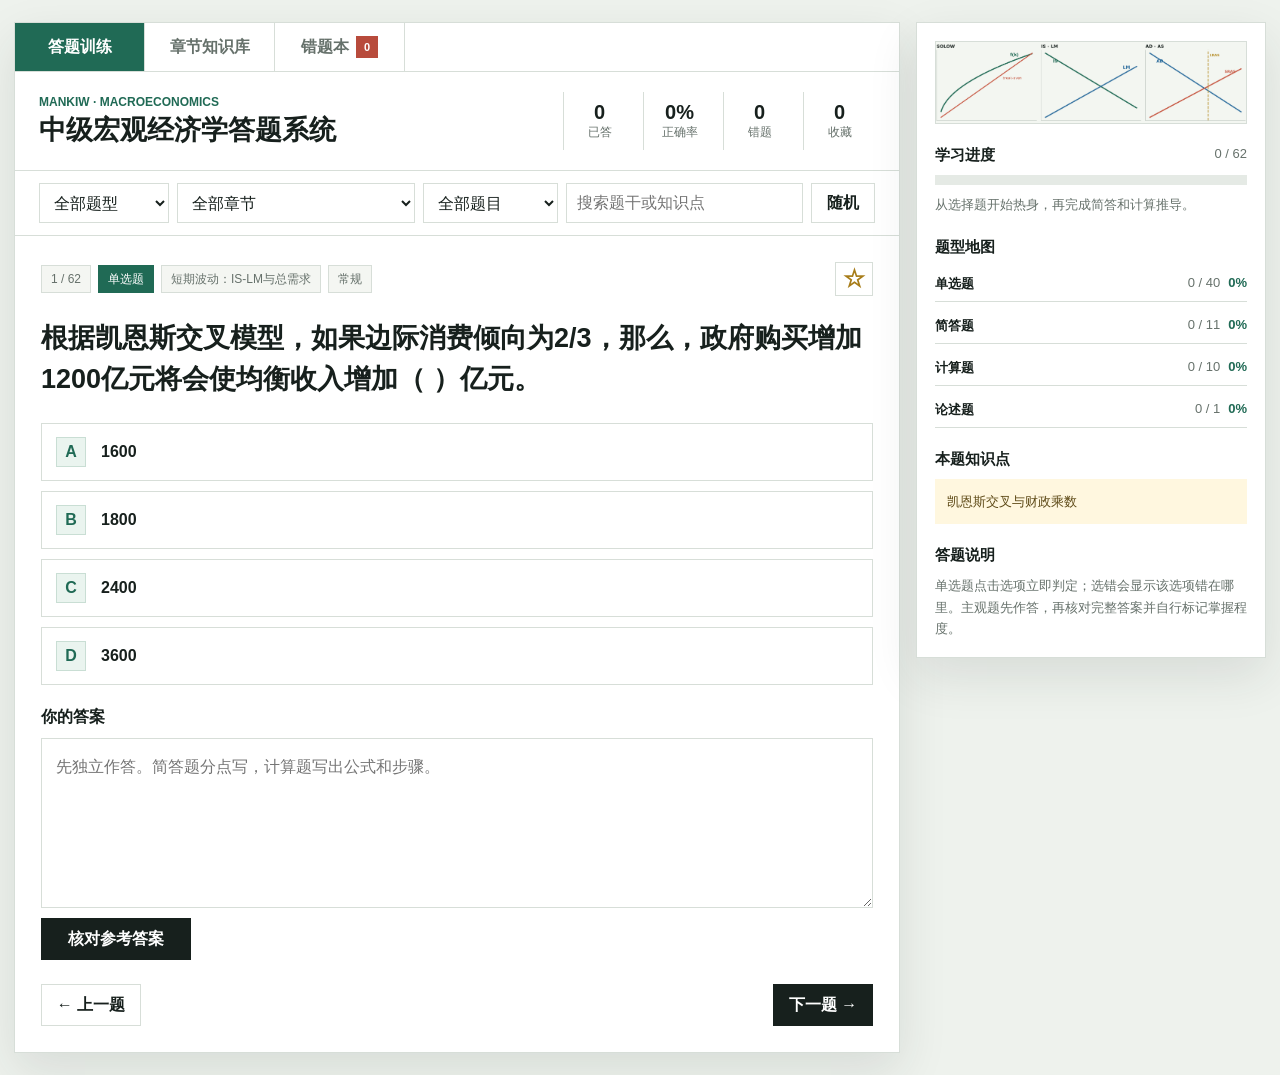
<file: index.html>
<!doctype html>
<html lang="zh-CN">
  <head>
    <meta charset="utf-8" />
    <meta name="viewport" content="width=device-width, initial-scale=1" />
    <title>曼昆中级宏观经济学答题系统</title>
    <link rel="stylesheet" href="./styles.css" />
  </head>
  <body>
    <main class="app-shell">
      <section class="workspace">
        <nav class="site-nav home-nav" aria-label="学习模块">
          <a class="active" href="./index.html">答题训练</a><a href="./knowledge.html">章节知识库</a><a href="./mistakes.html">错题本 <span id="navWrongCount">0</span></a>
        </nav>
        <header class="topbar">
          <div>
            <p class="eyebrow">MANKIW · MACROECONOMICS</p>
            <h1>中级宏观经济学答题系统</h1>
          </div>
          <div class="scoreboard" aria-label="学习统计">
            <div><strong id="answeredCount">0</strong><span>已答</span></div>
            <div><strong id="correctRate">0%</strong><span>正确率</span></div>
            <div><strong id="wrongCount">0</strong><span>错题</span></div>
            <div><strong id="starCount">0</strong><span>收藏</span></div>
          </div>
        </header>

        <nav class="toolbar" aria-label="题库筛选">
          <select id="typeFilter" aria-label="题型"></select>
          <select id="chapterFilter" aria-label="章节"></select>
          <select id="modeFilter" aria-label="练习模式">
            <option value="all">全部题目</option>
            <option value="unanswered">未答题</option>
            <option value="wrong">错题复盘</option>
            <option value="starred">收藏题</option>
            <option value="difficult">重点与困难</option>
          </select>
          <input id="searchInput" type="search" placeholder="搜索题干或知识点" aria-label="搜索" />
          <button id="randomBtn" type="button" title="随机抽题">随机</button>
        </nav>

        <article class="question-area">
          <div class="question-meta">
            <span id="positionChip"></span>
            <span id="typeChip"></span>
            <span id="chapterChip"></span>
            <span id="difficultyChip"></span>
            <button id="starBtn" class="star-button" type="button" title="收藏本题">☆</button>
          </div>

          <h2 id="questionText"></h2>
          <div id="options" class="options"></div>

          <section id="writtenArea" class="written-area" hidden>
            <label for="writtenAnswer">你的答案</label>
            <textarea id="writtenAnswer" placeholder="先独立作答。简答题分点写，计算题写出公式和步骤。"></textarea>
            <button id="checkWrittenBtn" class="primary" type="button">核对参考答案</button>
          </section>

          <section id="feedback" class="feedback" hidden></section>

          <div class="question-actions">
            <button id="prevBtn" type="button">← 上一题</button>
            <button id="retryBtn" type="button" hidden>标记再练</button>
            <button id="masterBtn" type="button" hidden>标记掌握</button>
            <button id="nextBtn" class="primary" type="button">下一题 →</button>
          </div>
        </article>
      </section>

      <aside class="sidebar">
        <img class="model-map" src="./assets/macro-map.png" alt="索洛、IS-LM与AD-AS模型曲线概览" />
        <section>
          <div class="section-heading"><h2>学习进度</h2><span id="progressLabel">0 / 62</span></div>
          <div class="progress"><span id="progressBar"></span></div>
          <p id="progressTip" class="muted"></p>
        </section>
        <section>
          <h2>题型地图</h2>
          <div id="typeSummary" class="summary-list"></div>
        </section>
        <section>
          <h2>本题知识点</h2>
          <p id="knowledgeText" class="knowledge-text"></p>
        </section>
        <section>
          <h2>答题说明</h2>
          <p class="muted">单选题点击选项立即判定；选错会显示该选项错在哪里。主观题先作答，再核对完整答案并自行标记掌握程度。</p>
        </section>
      </aside>
    </main>

    <script src="./data.js"></script>
    <script src="./app.js"></script>
  </body>
</html>
</file>
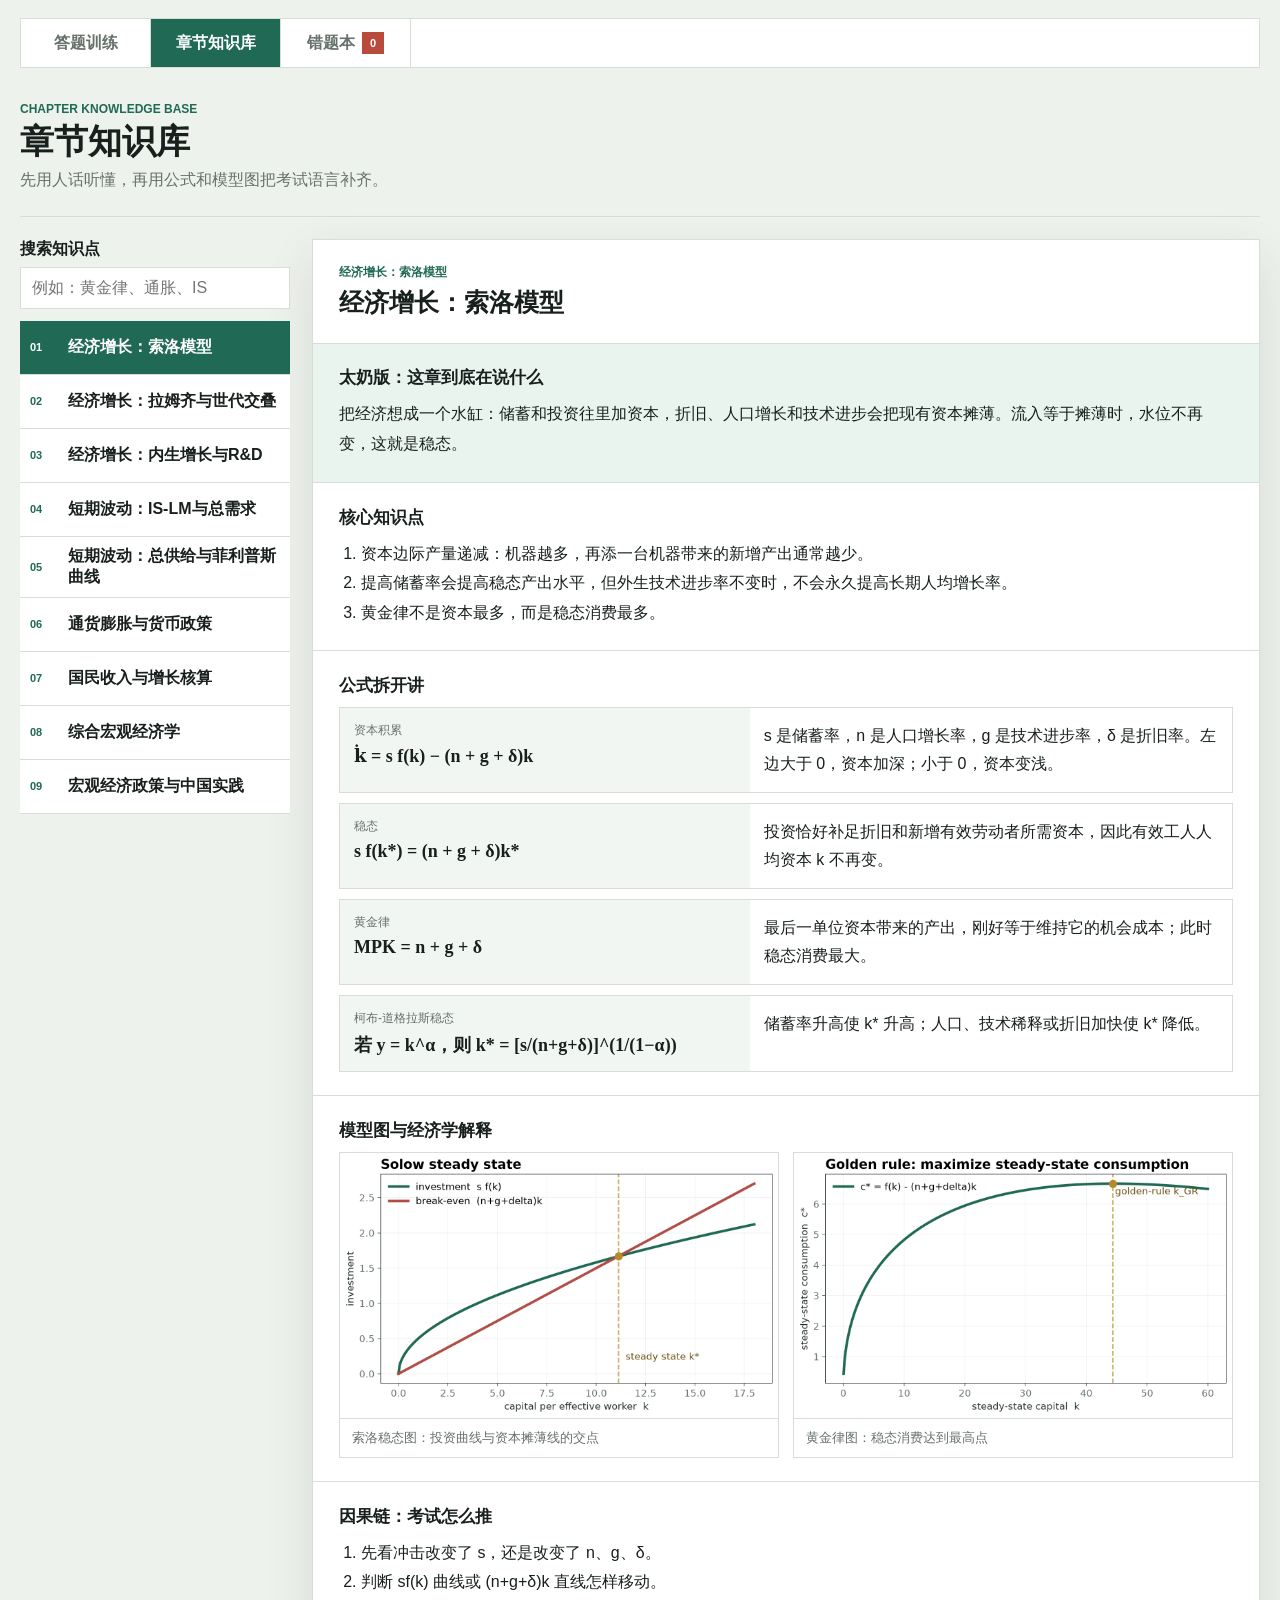
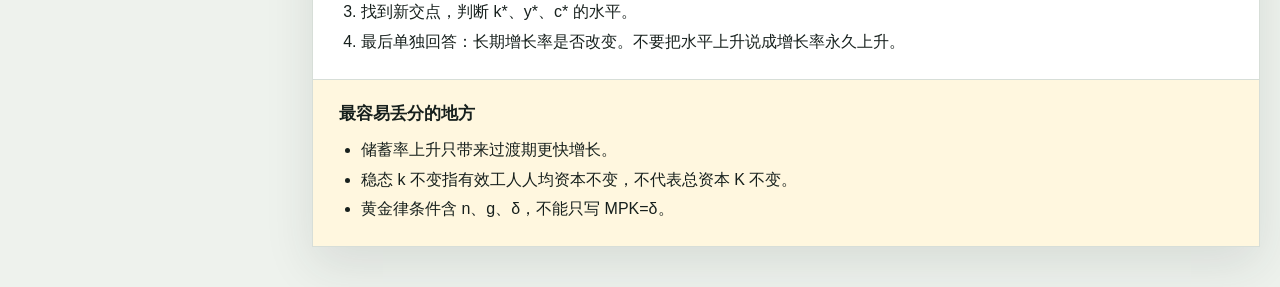
<file: knowledge.html>
<!doctype html>
<html lang="zh-CN">
<head>
  <meta charset="utf-8" />
  <meta name="viewport" content="width=device-width, initial-scale=1" />
  <title>章节知识库｜中级宏观经济学</title>
  <link rel="stylesheet" href="./styles.css" />
  <link rel="stylesheet" href="./modules.css" />
</head>
<body>
  <main class="study-shell">
    <nav class="site-nav" aria-label="学习模块">
      <a href="./index.html">答题训练</a><a class="active" href="./knowledge.html">章节知识库</a><a href="./mistakes.html">错题本 <span id="navWrongCount">0</span></a>
    </nav>
    <header class="module-header">
      <p class="eyebrow">CHAPTER KNOWLEDGE BASE</p>
      <h1>章节知识库</h1>
      <p>先用人话听懂，再用公式和模型图把考试语言补齐。</p>
    </header>
    <div class="knowledge-layout">
      <aside class="chapter-index">
        <label for="knowledgeSearch">搜索知识点</label>
        <input id="knowledgeSearch" type="search" placeholder="例如：黄金律、通胀、IS" />
        <div id="chapterList"></div>
      </aside>
      <article id="knowledgeDetail" class="knowledge-detail"></article>
    </div>
  </main>
  <script src="./knowledge-data.js"></script>
  <script src="./knowledge.js"></script>
</body>
</html>
</file>
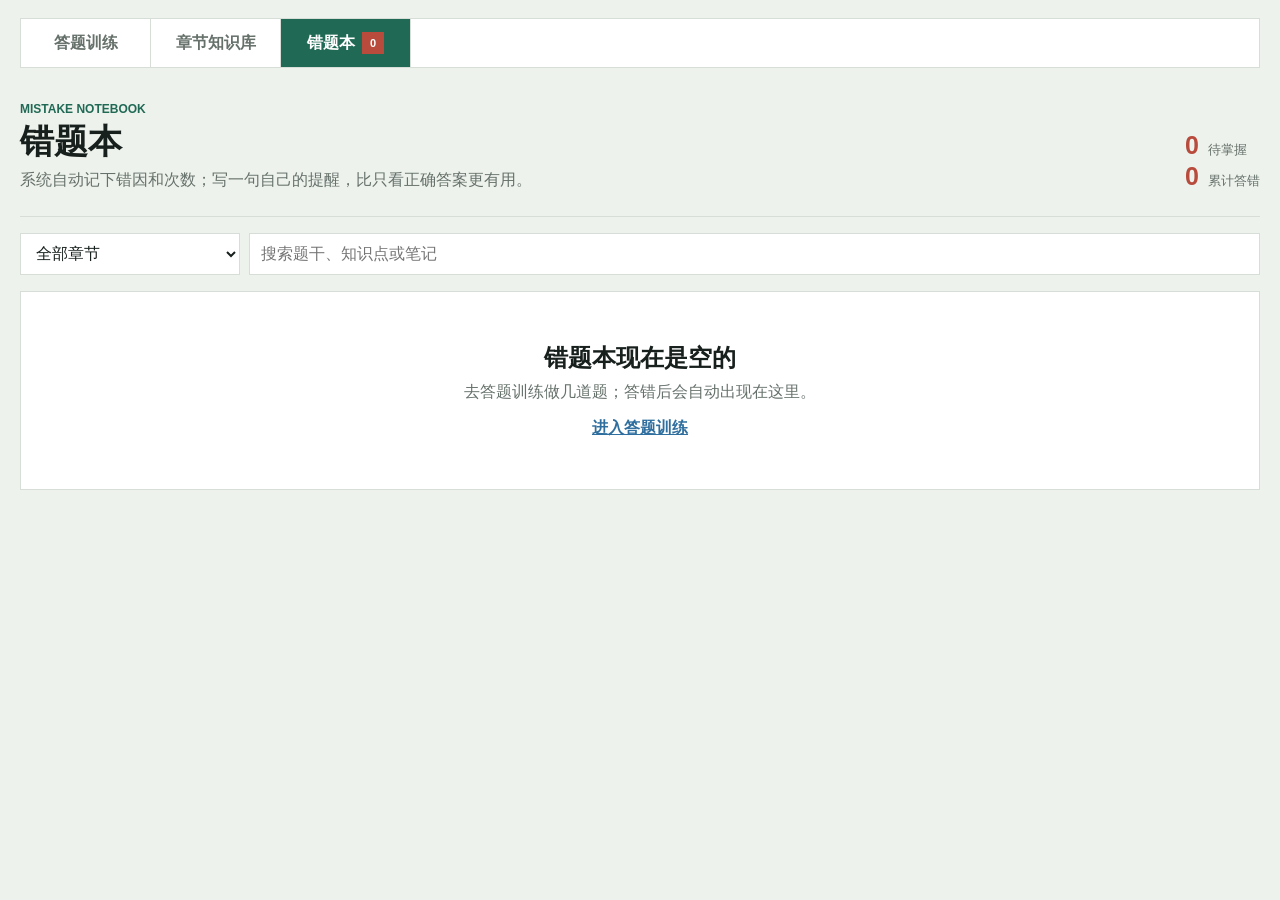
<file: mistakes.html>
<!doctype html>
<html lang="zh-CN">
<head>
  <meta charset="utf-8" />
  <meta name="viewport" content="width=device-width, initial-scale=1" />
  <title>错题本｜中级宏观经济学</title>
  <link rel="stylesheet" href="./styles.css" />
  <link rel="stylesheet" href="./modules.css" />
</head>
<body>
  <main class="study-shell">
    <nav class="site-nav" aria-label="学习模块">
      <a href="./index.html">答题训练</a><a href="./knowledge.html">章节知识库</a><a class="active" href="./mistakes.html">错题本 <span id="navWrongCount">0</span></a>
    </nav>
    <header class="module-header mistakes-header">
      <div><p class="eyebrow">MISTAKE NOTEBOOK</p><h1>错题本</h1><p>系统自动记下错因和次数；写一句自己的提醒，比只看正确答案更有用。</p></div>
      <div class="mistake-stats"><strong id="pendingCount">0</strong><span>待掌握</span><strong id="attemptCount">0</strong><span>累计答错</span></div>
    </header>
    <section class="mistake-tools">
      <select id="mistakeChapter" aria-label="按章节筛选"><option value="all">全部章节</option></select>
      <input id="mistakeSearch" type="search" placeholder="搜索题干、知识点或笔记" />
    </section>
    <section id="mistakeList" class="mistake-list"></section>
  </main>
  <script src="./data.js"></script>
  <script src="./mistakes.js"></script>
</body>
</html>
</file>
<file: styles.css>
:root {
  --bg: #eef2ed;
  --paper: #ffffff;
  --ink: #17201d;
  --muted: #66716b;
  --line: #d7ded8;
  --green: #206a55;
  --green-soft: #eaf4ef;
  --blue: #2f6f9f;
  --red: #b84b3c;
  --red-soft: #fff0ed;
  --gold: #a77c18;
  --gold-soft: #fff7df;
  --shadow: 0 18px 46px rgba(35, 48, 41, 0.11);
}

* { box-sizing: border-box; }

body {
  margin: 0;
  min-height: 100vh;
  color: var(--ink);
  background: var(--bg);
  font-family: "Microsoft YaHei", "PingFang SC", "Segoe UI", Arial, sans-serif;
}

button, select, input, textarea { font: inherit; }
button, select, input, textarea { border: 1px solid var(--line); color: var(--ink); background: var(--paper); }
button { cursor: pointer; font-weight: 700; }
button:hover { border-color: var(--green); }

.app-shell {
  width: min(1320px, calc(100vw - 28px));
  margin: 0 auto;
  padding: 22px 0;
  display: grid;
  grid-template-columns: minmax(0, 1fr) 350px;
  gap: 16px;
}

.workspace, .sidebar {
  min-width: 0;
  background: var(--paper);
  border: 1px solid var(--line);
  box-shadow: var(--shadow);
}

.workspace { min-height: calc(100vh - 44px); display: flex; flex-direction: column; }

.site-nav { min-height: 48px; display: flex; align-items: stretch; border-bottom: 1px solid var(--line); }
.site-nav a { min-width: 130px; padding: 13px 18px; display: flex; justify-content: center; align-items: center; gap: 7px; color: var(--muted); text-decoration: none; font-weight: 800; border-right: 1px solid var(--line); }
.site-nav a:hover, .site-nav a.active { color: #fff; background: var(--green); }
.site-nav span { min-width: 22px; height: 22px; display: inline-grid; place-items: center; background: var(--red); color: #fff; font-size: 11px; }

.topbar {
  padding: 20px 24px;
  display: flex;
  justify-content: space-between;
  align-items: center;
  gap: 20px;
  border-bottom: 1px solid var(--line);
}

.eyebrow { margin: 0 0 5px; color: var(--green); font-size: 12px; font-weight: 800; }
h1, h2, p { margin: 0; }
h1 { font-size: 27px; line-height: 1.2; letter-spacing: 0; }

.scoreboard { display: grid; grid-template-columns: repeat(4, 72px); gap: 8px; }
.scoreboard div { min-height: 58px; display: grid; place-items: center; align-content: center; border-left: 1px solid var(--line); }
.scoreboard strong { font-size: 20px; }
.scoreboard span { color: var(--muted); font-size: 12px; }

.toolbar {
  padding: 12px 24px;
  display: grid;
  grid-template-columns: 130px minmax(180px, 1fr) 135px minmax(170px, 1fr) 64px;
  gap: 8px;
  border-bottom: 1px solid var(--line);
}

.toolbar select, .toolbar input, .toolbar button { height: 40px; min-width: 0; padding: 0 10px; }

.question-area { padding: 26px; display: flex; flex: 1; flex-direction: column; min-width: 0; }
.question-meta { min-height: 30px; display: flex; flex-wrap: wrap; align-items: center; gap: 7px; }
.question-meta span { min-height: 28px; display: inline-flex; align-items: center; padding: 0 9px; border: 1px solid var(--line); background: #f4f6f2; color: var(--muted); font-size: 12px; }
#typeChip { color: #fff; background: var(--green); border-color: var(--green); }
#difficultyChip.focus { color: #fff; background: var(--red); border-color: var(--red); }
.star-button { margin-left: auto; width: 38px; height: 34px; padding: 0; font-size: 22px; color: var(--gold); }
.star-button.active { background: var(--gold-soft); border-color: var(--gold); }

#questionText { margin-top: 22px; white-space: pre-wrap; font-size: 27px; line-height: 1.5; letter-spacing: 0; overflow-wrap: anywhere; }

.options { margin-top: 24px; display: grid; gap: 10px; }
.option { min-height: 58px; height: auto; padding: 12px 14px; display: grid; grid-template-columns: 34px minmax(0, 1fr); gap: 11px; align-items: center; text-align: left; line-height: 1.55; }
.option-letter { width: 30px; height: 30px; display: grid; place-items: center; color: var(--green); background: var(--green-soft); border: 1px solid #c9ded4; }
.option.correct { border-color: var(--green); background: var(--green-soft); }
.option.wrong { border-color: var(--red); background: var(--red-soft); }
.option:disabled { cursor: default; opacity: 1; }

.written-area { margin-top: 22px; display: grid; gap: 10px; }
.written-area label { font-weight: 800; }
.written-area textarea { width: 100%; min-height: 170px; padding: 14px; resize: vertical; line-height: 1.75; }
.written-area button { width: 150px; height: 42px; }

.feedback { margin-top: 20px; padding: 18px; border-left: 5px solid var(--green); background: var(--green-soft); line-height: 1.75; overflow-wrap: anywhere; }
.feedback.error { border-color: var(--red); background: var(--red-soft); }
.feedback h3 { margin: 0 0 9px; font-size: 17px; }
.feedback h4 { margin: 0 0 6px; font-size: 15px; }
.feedback-block { margin-top: 16px; padding-top: 14px; border-top: 1px solid rgba(32, 106, 85, 0.25); }
.easy-box, .memory-box { margin-top: 12px; padding: 12px 14px; background: #fff; border-left: 4px solid var(--blue); }
.memory-box { border-left-color: var(--gold); background: var(--gold-soft); }
.preserve { white-space: pre-wrap; }
.option-analysis { display: grid; gap: 8px; }
.option-line { padding: 9px 10px; background: rgba(255, 255, 255, 0.66); border-left: 3px solid #b86a62; }
.option-line strong, .option-line span { display: block; }
.option-line span { margin-top: 3px; }
.option-line.correct-line { border-left-color: var(--green); }
.knowledge-tag, .source-link { margin-top: 10px; }
.feedback a { color: var(--blue); }

.question-actions { margin-top: auto; padding-top: 24px; display: flex; flex-wrap: wrap; gap: 8px; }
.question-actions button { min-width: 100px; height: 42px; padding: 0 14px; }
.question-actions #nextBtn { margin-left: auto; }
.primary { color: #fff; background: var(--ink); border-color: var(--ink); }

.sidebar { align-self: start; position: sticky; top: 14px; padding: 18px; display: grid; gap: 22px; }
.model-map { width: 100%; aspect-ratio: 1200 / 320; object-fit: cover; border: 1px solid var(--line); }
.sidebar h2 { margin-bottom: 10px; font-size: 15px; }
.section-heading { display: flex; justify-content: space-between; gap: 12px; }
.section-heading span { color: var(--muted); font-size: 13px; }
.progress { height: 10px; background: #e5eae5; overflow: hidden; }
.progress span { display: block; width: 0; height: 100%; background: var(--green); }
.muted { margin-top: 9px; color: var(--muted); font-size: 13px; line-height: 1.65; }
.summary-list { display: grid; gap: 7px; }
.summary-row { display: grid; grid-template-columns: minmax(0, 1fr) auto auto; gap: 8px; padding: 8px 0; border-bottom: 1px solid var(--line); font-size: 13px; }
.summary-row span { color: var(--muted); }
.summary-row b { color: var(--green); }
.knowledge-text { padding: 12px; background: var(--gold-soft); color: #5e4a17; line-height: 1.65; font-size: 13px; }

@media (max-width: 980px) {
  .app-shell { width: min(100vw - 18px, 780px); grid-template-columns: 1fr; padding: 9px 0; }
  .workspace { min-height: auto; }
  .topbar { align-items: flex-start; flex-direction: column; padding: 18px; }
  .scoreboard { width: 100%; grid-template-columns: repeat(4, 1fr); }
  .toolbar { grid-template-columns: 1fr 1fr; padding: 12px 18px; }
  .toolbar input { grid-column: span 2; }
  .question-area { padding: 20px 18px; }
  #questionText { font-size: 23px; }
  .sidebar { position: static; }
}

@media (max-width: 520px) {
  h1 { font-size: 23px; }
  .scoreboard { gap: 0; }
  .scoreboard div { min-width: 0; }
  .toolbar { grid-template-columns: 1fr; }
  .toolbar input { grid-column: auto; }
  .question-actions #nextBtn { margin-left: 0; }
  .site-nav a { min-width: 0; flex: 1; padding: 11px 7px; font-size: 13px; }
}
</file>
<file: modules.css>
.study-shell { width: min(1240px, calc(100vw - 28px)); margin: 0 auto; padding: 18px 0 40px; }
.site-nav { min-height: 48px; display: flex; align-items: stretch; background: var(--paper); border: 1px solid var(--line); }
.site-nav a { min-width: 130px; padding: 13px 18px; display: flex; justify-content: center; align-items: center; gap: 7px; color: var(--muted); text-decoration: none; font-weight: 800; border-right: 1px solid var(--line); }
.site-nav a:hover, .site-nav a.active { color: #fff; background: var(--green); }
.site-nav span { min-width: 22px; height: 22px; display: inline-grid; place-items: center; background: var(--red); color: #fff; font-size: 11px; }
.module-header { padding: 34px 0 25px; border-bottom: 1px solid var(--line); }
.module-header h1 { font-size: 34px; }
.module-header > p:last-child, .mistakes-header > div > p:last-child { margin-top: 8px; color: var(--muted); }
.knowledge-layout { display: grid; grid-template-columns: 270px minmax(0, 1fr); gap: 22px; padding-top: 22px; }
.chapter-index { align-self: start; position: sticky; top: 14px; }
.chapter-index label { display: block; margin-bottom: 7px; font-weight: 800; }
.chapter-index input { width: 100%; height: 42px; padding: 0 11px; }
#chapterList { margin-top: 12px; display: grid; }
.chapter-button { min-height: 54px; padding: 9px 10px; display: grid; grid-template-columns: 30px 1fr; align-items: center; gap: 8px; text-align: left; border-width: 0 0 1px; }
.chapter-button span { color: var(--green); font-size: 11px; }
.chapter-button.active { color: #fff; background: var(--green); }
.chapter-button.active span { color: #fff; }
.knowledge-detail { min-width: 0; background: var(--paper); border: 1px solid var(--line); box-shadow: var(--shadow); }
.chapter-heading { padding: 24px 26px; border-bottom: 1px solid var(--line); }
.chapter-heading h2 { font-size: 25px; }
.plain-band, .trap-band { padding: 22px 26px; background: var(--green-soft); border-bottom: 1px solid var(--line); }
.plain-band h3, .trap-band h3, .knowledge-section h3 { margin: 0 0 10px; font-size: 17px; }
.plain-band p { line-height: 1.9; font-size: 16px; }
.knowledge-section { padding: 23px 26px; border-bottom: 1px solid var(--line); }
.knowledge-section ol, .trap-band ul { margin: 0; padding-left: 22px; line-height: 1.85; }
.formula-list { display: grid; gap: 10px; }
.formula-row { display: grid; grid-template-columns: minmax(280px, .85fr) minmax(280px, 1fr); border: 1px solid var(--line); }
.formula-row > div, .formula-row > p { padding: 14px; }
.formula-row > div { background: #f2f6f3; }
.formula-row span, .formula-row strong { display: block; }
.formula-row span { margin-bottom: 6px; color: var(--muted); font-size: 12px; }
.formula-row strong { font-family: Cambria, "Times New Roman", serif; font-size: 18px; overflow-wrap: anywhere; }
.formula-row p { line-height: 1.75; }
.chart-grid { display: grid; grid-template-columns: repeat(2, minmax(0, 1fr)); gap: 14px; }
.chart-grid figure { margin: 0; border: 1px solid var(--line); }
.chart-grid img { width: 100%; height: auto; display: block; }
.chart-grid figcaption { padding: 10px 12px; color: var(--muted); border-top: 1px solid var(--line); font-size: 13px; }
.trap-band { background: var(--gold-soft); border-bottom: 0; }
.mistakes-header { display: flex; justify-content: space-between; align-items: end; gap: 20px; }
.mistake-stats { display: grid; grid-template-columns: auto auto; gap: 2px 9px; align-items: baseline; }
.mistake-stats strong { color: var(--red); font-size: 25px; }
.mistake-stats span { color: var(--muted); font-size: 13px; }
.mistake-tools { padding: 16px 0; display: grid; grid-template-columns: 220px minmax(220px, 1fr); gap: 9px; }
.mistake-tools select, .mistake-tools input { height: 42px; padding: 0 11px; }
.mistake-list { display: grid; gap: 14px; }
.mistake-item { padding: 20px 22px; background: var(--paper); border: 1px solid var(--line); box-shadow: var(--shadow); }
.mistake-item header { display: flex; justify-content: space-between; gap: 18px; }
.mistake-item header span { color: var(--green); font-size: 12px; font-weight: 800; }
.mistake-item header h2 { margin-top: 6px; font-size: 19px; line-height: 1.55; }
.mistake-item header > strong { flex: 0 0 auto; color: var(--red); }
.mistake-cause { margin-top: 14px; padding: 11px 13px; background: var(--red-soft); line-height: 1.7; }
.mistake-item details { margin-top: 12px; border-top: 1px solid var(--line); border-bottom: 1px solid var(--line); }
.mistake-item summary { padding: 11px 0; cursor: pointer; font-weight: 800; }
.mistake-answer { padding: 0 0 14px; line-height: 1.8; }
.mistake-answer p + p { margin-top: 8px; }
.mistake-item label { display: block; margin-top: 14px; font-weight: 800; }
.mistake-item textarea { width: 100%; min-height: 82px; margin-top: 6px; padding: 10px; resize: vertical; line-height: 1.6; font-weight: 400; }
.mistake-item footer { margin-top: 12px; display: flex; justify-content: space-between; align-items: center; gap: 10px; }
.mistake-item footer a, .empty-notebook a { color: var(--blue); font-weight: 800; }
.mistake-item footer button { min-height: 40px; padding: 0 13px; color: #fff; background: var(--green); border-color: var(--green); }
.empty-notebook { padding: 50px 24px; text-align: center; background: var(--paper); border: 1px solid var(--line); }
.empty-notebook p { margin: 8px 0 15px; color: var(--muted); }
.empty-state { padding: 12px; color: var(--muted); }
@media (max-width: 820px) {
  .study-shell { width: min(100vw - 18px, 720px); padding-top: 9px; }
  .knowledge-layout { grid-template-columns: 1fr; }
  .chapter-index { position: static; }
  #chapterList { grid-template-columns: 1fr 1fr; }
  .formula-row { grid-template-columns: 1fr; }
  .chart-grid { grid-template-columns: 1fr; }
}
@media (max-width: 560px) {
  .site-nav a { min-width: 0; flex: 1; padding: 11px 7px; font-size: 13px; }
  .module-header h1 { font-size: 28px; }
  .mistakes-header { align-items: flex-start; flex-direction: column; }
  #chapterList, .mistake-tools { grid-template-columns: 1fr; }
  .chapter-heading, .plain-band, .trap-band, .knowledge-section { padding-left: 17px; padding-right: 17px; }
  .mistake-item { padding: 17px; }
  .mistake-item header, .mistake-item footer { align-items: flex-start; flex-direction: column; }
}
</file>
